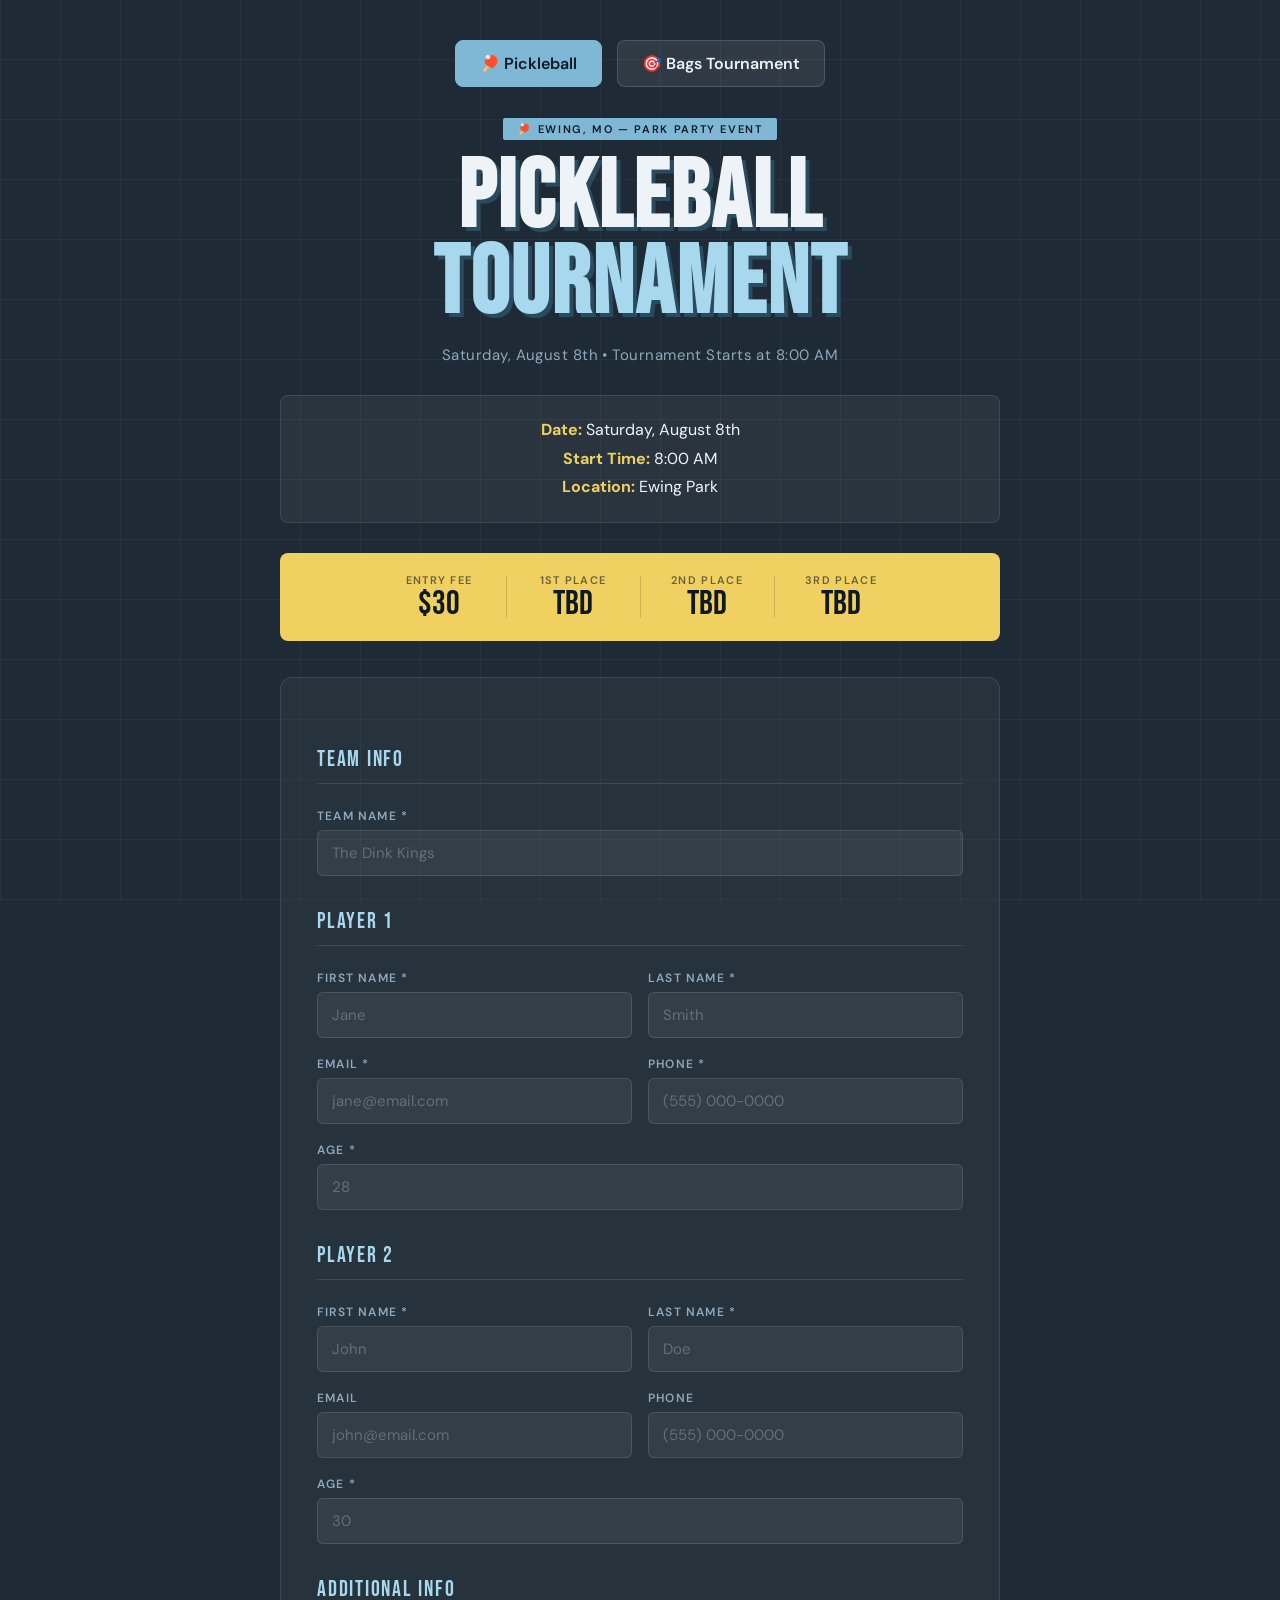
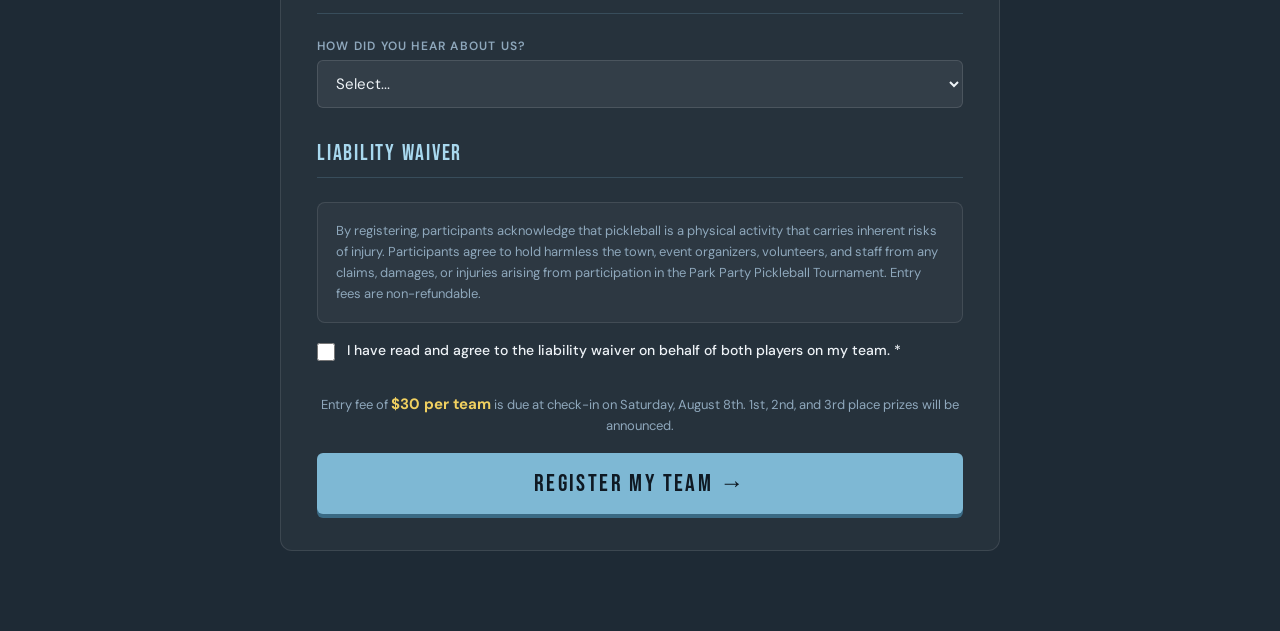
<file: index.html>
<!DOCTYPE html>
<html lang="en">
<head>
  <meta charset="UTF-8" />
  <meta name="viewport" content="width=device-width, initial-scale=1.0" />
  <title>Park Party Pickleball Registration</title>

  <link href="https://fonts.googleapis.com/css2?family=Bebas+Neue&family=DM+Sans:wght@400;500;600&display=swap" rel="stylesheet">
  <link rel="stylesheet" href="style.css" />
</head>

<body>
  <div class="page">

    <div class="event-nav">
      <a href="index.html" class="nav-btn active">🏓 Pickleball</a>
      <a href="bags.html" class="nav-btn">🎯 Bags Tournament</a>
    </div>

    <div class="header">
      <div class="tag">🏓 Ewing, MO — Park Party Event</div>
      <h1>Pickleball<span>Tournament</span></h1>
      <p class="subtitle">Saturday, August 8th • Tournament Starts at 8:00 AM</p>
    </div>

    <div class="schedule-banner">
      <p><strong>Date:</strong> Saturday, August 8th</p>
      <p><strong>Start Time:</strong> 8:00 AM</p>
      <p><strong>Location:</strong> Ewing Park</p>
    </div>

    <div class="prize-banner">
      <div class="prize-item">
        <div class="prize-label">Entry Fee</div>
        <div class="prize-value">$30</div>
      </div>

      <div class="divider"></div>

      <div class="prize-item">
        <div class="prize-label">1st Place</div>
        <div class="prize-value">TBD</div>
      </div>

      <div class="divider"></div>

      <div class="prize-item">
        <div class="prize-label">2nd Place</div>
        <div class="prize-value">TBD</div>
      </div>

      <div class="divider"></div>

      <div class="prize-item">
        <div class="prize-label">3rd Place</div>
        <div class="prize-value">TBD</div>
      </div>
    </div>

    <div class="form-card">
      <form id="regForm" novalidate>
        <input type="hidden" id="eventType" value="Pickleball Tournament">

        <div class="section-title">Team Info</div>

        <div class="field">
          <label for="teamName">Team Name *</label>
          <input type="text" id="teamName" placeholder="The Dink Kings" required>
          <span class="err" id="teamNameErr">Please enter a team name.</span>
        </div>

        <div class="section-title">Player 1</div>

        <div class="field-row">
          <div class="field">
            <label for="p1first">First Name *</label>
            <input type="text" id="p1first" placeholder="Jane" required>
            <span class="err" id="p1firstErr">Required.</span>
          </div>

          <div class="field">
            <label for="p1last">Last Name *</label>
            <input type="text" id="p1last" placeholder="Smith" required>
            <span class="err" id="p1lastErr">Required.</span>
          </div>
        </div>

        <div class="field-row">
          <div class="field">
            <label for="p1email">Email *</label>
            <input type="email" id="p1email" placeholder="jane@email.com" required>
            <span class="err" id="p1emailErr">Enter a valid email.</span>
          </div>

          <div class="field">
            <label for="p1phone">Phone *</label>
            <input type="tel" id="p1phone" placeholder="(555) 000-0000" required>
            <span class="err" id="p1phoneErr">Enter a valid phone number.</span>
          </div>
        </div>

        <div class="field">
          <label for="p1age">Age *</label>
          <input type="number" id="p1age" placeholder="28" min="5" max="110" required>
          <span class="err" id="p1ageErr">Enter a valid age.</span>
        </div>

        <div class="section-title">Player 2</div>

        <div class="field-row">
          <div class="field">
            <label for="p2first">First Name *</label>
            <input type="text" id="p2first" placeholder="John" required>
            <span class="err" id="p2firstErr">Required.</span>
          </div>

          <div class="field">
            <label for="p2last">Last Name *</label>
            <input type="text" id="p2last" placeholder="Doe" required>
            <span class="err" id="p2lastErr">Required.</span>
          </div>
        </div>

        <div class="field-row">
          <div class="field">
            <label for="p2email">Email</label>
            <input type="email" id="p2email" placeholder="john@email.com">
          </div>

          <div class="field">
            <label for="p2phone">Phone</label>
            <input type="tel" id="p2phone" placeholder="(555) 000-0000">
          </div>
        </div>

        <div class="field">
          <label for="p2age">Age *</label>
          <input type="number" id="p2age" placeholder="30" min="5" max="110" required>
          <span class="err" id="p2ageErr">Enter a valid age.</span>
        </div>

        <div class="section-title">Additional Info</div>

        <div class="field">
          <label for="heardFrom">How did you hear about us?</label>
          <select id="heardFrom">
            <option value="" disabled selected>Select...</option>
            <option>Social Media</option>
            <option>Friend / Family</option>
            <option>Town Newsletter</option>
            <option>Flyer / Poster</option>
            <option>Other</option>
          </select>
        </div>

        <div class="section-title">Liability Waiver</div>

        <div class="waiver-box">
          By registering, participants acknowledge that pickleball is a physical activity that carries inherent risks of injury.
          Participants agree to hold harmless the town, event organizers, volunteers, and staff from any claims, damages, or injuries
          arising from participation in the Park Party Pickleball Tournament. Entry fees are non-refundable.
        </div>

        <div class="field">
          <label class="waiver-check">
            <input type="checkbox" id="waiver" required>
            <span>I have read and agree to the liability waiver on behalf of both players on my team. *</span>
          </label>
          <span class="err" id="waiverErr">You must accept the waiver to register.</span>
        </div>

        <div class="submit-area">
          <p class="fee-note">
            Entry fee of <strong>$30 per team</strong> is due at check-in on Saturday, August 8th.
            1st, 2nd, and 3rd place prizes will be announced.
          </p>

          <button type="submit" class="submit-btn">Register My Team →</button>
        </div>
      </form>

      <div class="success" id="successMsg">
        <div class="check">🏓</div>
        <h2>You're In!</h2>
        <p>
          Your team has been registered for the Pickleball Tournament.<br>
          Tournament starts Saturday, August 8th at 8:00 AM.
        </p>
        <div class="reg-id" id="regIdDisplay"></div>
      </div>
    </div>
  </div>

  <script src="script.js"></script>
</body>
</html>
</file>
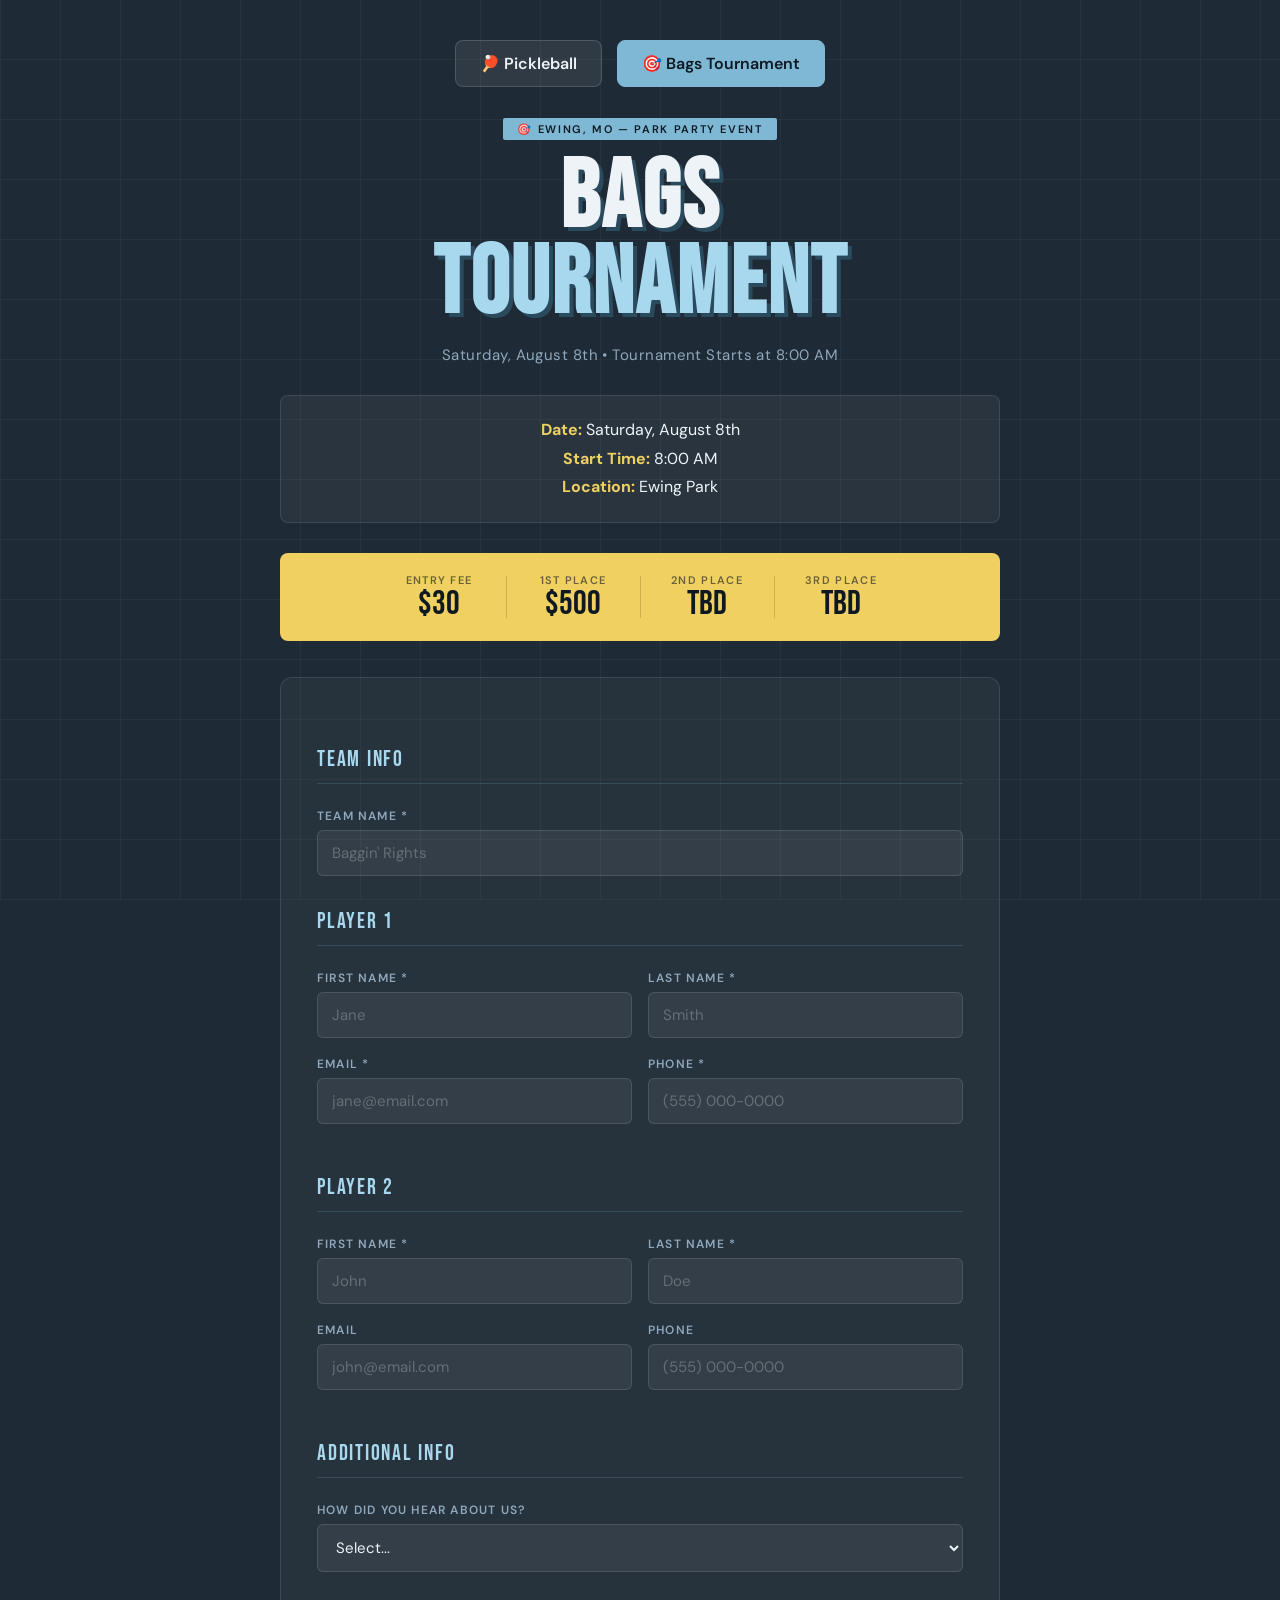
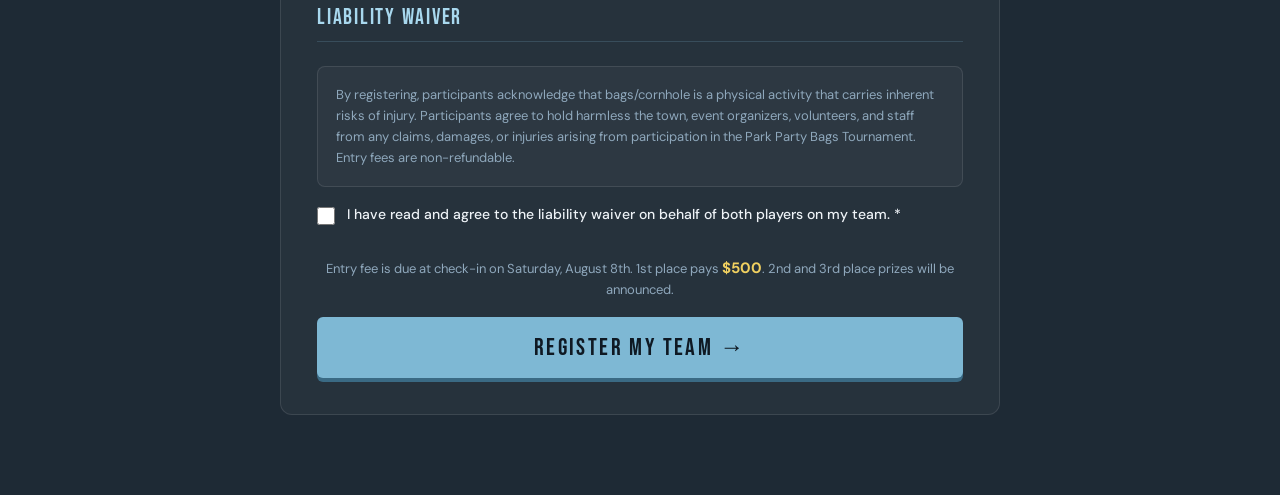
<file: bags.html>
<!DOCTYPE html>
<html lang="en">
<head>
  <meta charset="UTF-8" />
  <meta name="viewport" content="width=device-width, initial-scale=1.0" />
  <title>Park Party Bags Registration</title>

  <link href="https://fonts.googleapis.com/css2?family=Bebas+Neue&family=DM+Sans:wght@400;500;600&display=swap" rel="stylesheet">
  <link rel="stylesheet" href="style.css" />
</head>

<body>
  <div class="page">

    <div class="event-nav">
      <a href="index.html" class="nav-btn">🏓 Pickleball</a>
      <a href="bags.html" class="nav-btn active">🎯 Bags Tournament</a>
    </div>

    <div class="header">
      <div class="tag">🎯 Ewing, MO — Park Party Event</div>
      <h1>Bags<span>Tournament</span></h1>
      <p class="subtitle">Saturday, August 8th • Tournament Starts at 8:00 AM</p>
    </div>

    <div class="schedule-banner">
      <p><strong>Date:</strong> Saturday, August 8th</p>
      <p><strong>Start Time:</strong> 8:00 AM</p>
      <p><strong>Location:</strong> Ewing Park</p>
    </div>

    <div class="prize-banner">
      <div class="prize-item">
        <div class="prize-label">Entry Fee</div>
        <div class="prize-value">$30</div>
      </div>

      <div class="divider"></div>

      <div class="prize-item">
        <div class="prize-label">1st Place</div>
        <div class="prize-value">$500</div>
      </div>

      <div class="divider"></div>

      <div class="prize-item">
        <div class="prize-label">2nd Place</div>
        <div class="prize-value">TBD</div>
      </div>

      <div class="divider"></div>

      <div class="prize-item">
        <div class="prize-label">3rd Place</div>
        <div class="prize-value">TBD</div>
      </div>
    </div>

    <div class="form-card">
      <form id="regForm" novalidate>
        <input type="hidden" id="eventType" value="Bags Tournament">

        <div class="section-title">Team Info</div>

        <div class="field">
          <label for="teamName">Team Name *</label>
          <input type="text" id="teamName" placeholder="Baggin' Rights" required>
          <span class="err" id="teamNameErr">Please enter a team name.</span>
        </div>

        <div class="section-title">Player 1</div>

        <div class="field-row">
          <div class="field">
            <label for="p1first">First Name *</label>
            <input type="text" id="p1first" placeholder="Jane" required>
            <span class="err" id="p1firstErr">Required.</span>
          </div>

          <div class="field">
            <label for="p1last">Last Name *</label>
            <input type="text" id="p1last" placeholder="Smith" required>
            <span class="err" id="p1lastErr">Required.</span>
          </div>
        </div>

        <div class="field-row">
          <div class="field">
            <label for="p1email">Email *</label>
            <input type="email" id="p1email" placeholder="jane@email.com" required>
            <span class="err" id="p1emailErr">Enter a valid email.</span>
          </div>

          <div class="field">
            <label for="p1phone">Phone *</label>
            <input type="tel" id="p1phone" placeholder="(555) 000-0000" required>
            <span class="err" id="p1phoneErr">Enter a valid phone number.</span>
          </div>
        </div>

        <div class="section-title">Player 2</div>

        <div class="field-row">
          <div class="field">
            <label for="p2first">First Name *</label>
            <input type="text" id="p2first" placeholder="John" required>
            <span class="err" id="p2firstErr">Required.</span>
          </div>

          <div class="field">
            <label for="p2last">Last Name *</label>
            <input type="text" id="p2last" placeholder="Doe" required>
            <span class="err" id="p2lastErr">Required.</span>
          </div>
        </div>

        <div class="field-row">
          <div class="field">
            <label for="p2email">Email</label>
            <input type="email" id="p2email" placeholder="john@email.com">
          </div>

          <div class="field">
            <label for="p2phone">Phone</label>
            <input type="tel" id="p2phone" placeholder="(555) 000-0000">
          </div>
        </div>

        <div class="section-title">Additional Info</div>

        <div class="field">
          <label for="heardFrom">How did you hear about us?</label>
          <select id="heardFrom">
            <option value="" disabled selected>Select...</option>
            <option>Social Media</option>
            <option>Friend / Family</option>
            <option>Town Newsletter</option>
            <option>Flyer / Poster</option>
            <option>Other</option>
          </select>
        </div>

        <div class="section-title">Liability Waiver</div>

        <div class="waiver-box">
          By registering, participants acknowledge that bags/cornhole is a physical activity that carries inherent risks of injury.
          Participants agree to hold harmless the town, event organizers, volunteers, and staff from any claims, damages, or injuries
          arising from participation in the Park Party Bags Tournament. Entry fees are non-refundable.
        </div>

        <div class="field">
          <label class="waiver-check">
            <input type="checkbox" id="waiver" required>
            <span>I have read and agree to the liability waiver on behalf of both players on my team. *</span>
          </label>
          <span class="err" id="waiverErr">You must accept the waiver to register.</span>
        </div>

        <div class="submit-area">
          <p class="fee-note">
            Entry fee is due at check-in on Saturday, August 8th.
            1st place pays <strong>$500</strong>. 2nd and 3rd place prizes will be announced.
          </p>

          <button type="submit" class="submit-btn">Register My Team →</button>
        </div>
      </form>

      <div class="success" id="successMsg">
        <div class="check">🎯</div>
        <h2>You're In!</h2>
        <p>
          Your team has been registered for the Bags Tournament.<br>
          Tournament starts Saturday, August 8th at 8:00 AM.
        </p>
        <div class="reg-id" id="regIdDisplay"></div>
      </div>
    </div>
  </div>

  <script src="script.js"></script>
</body>
</html>
</file>
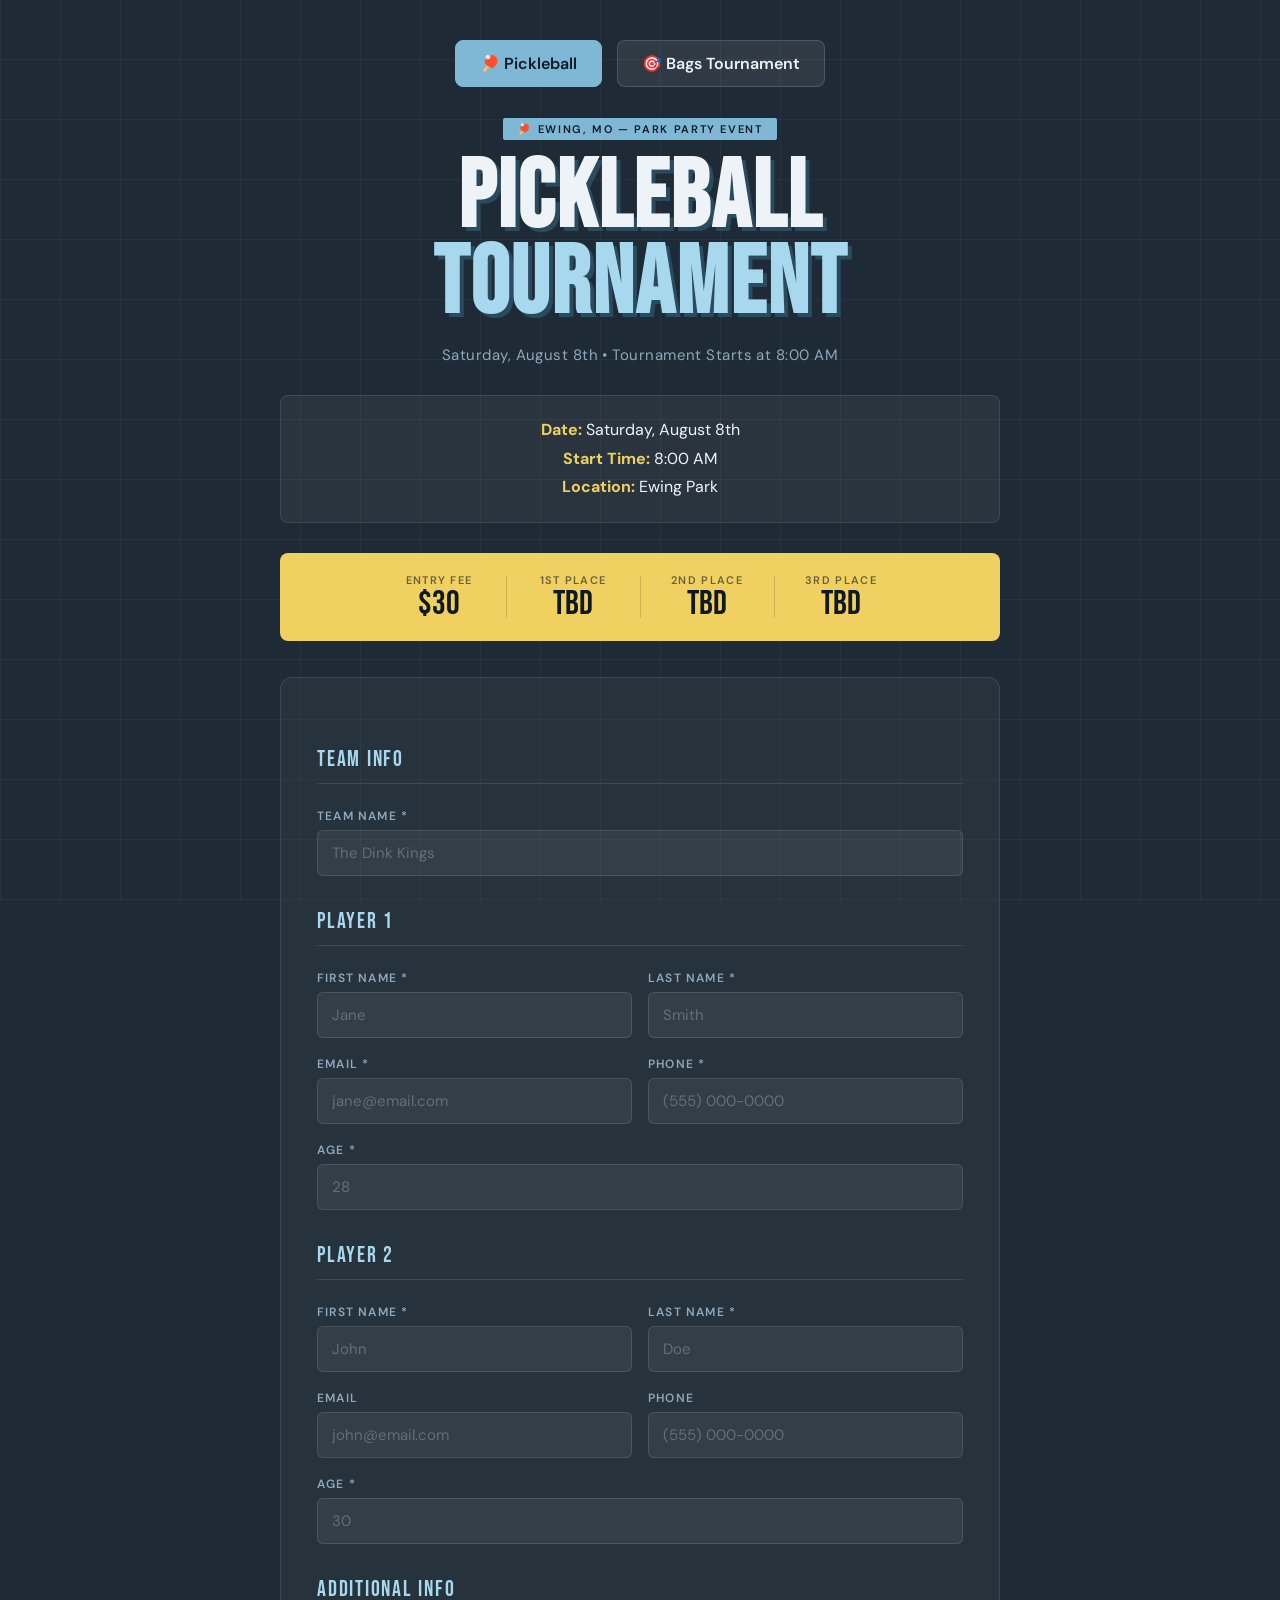
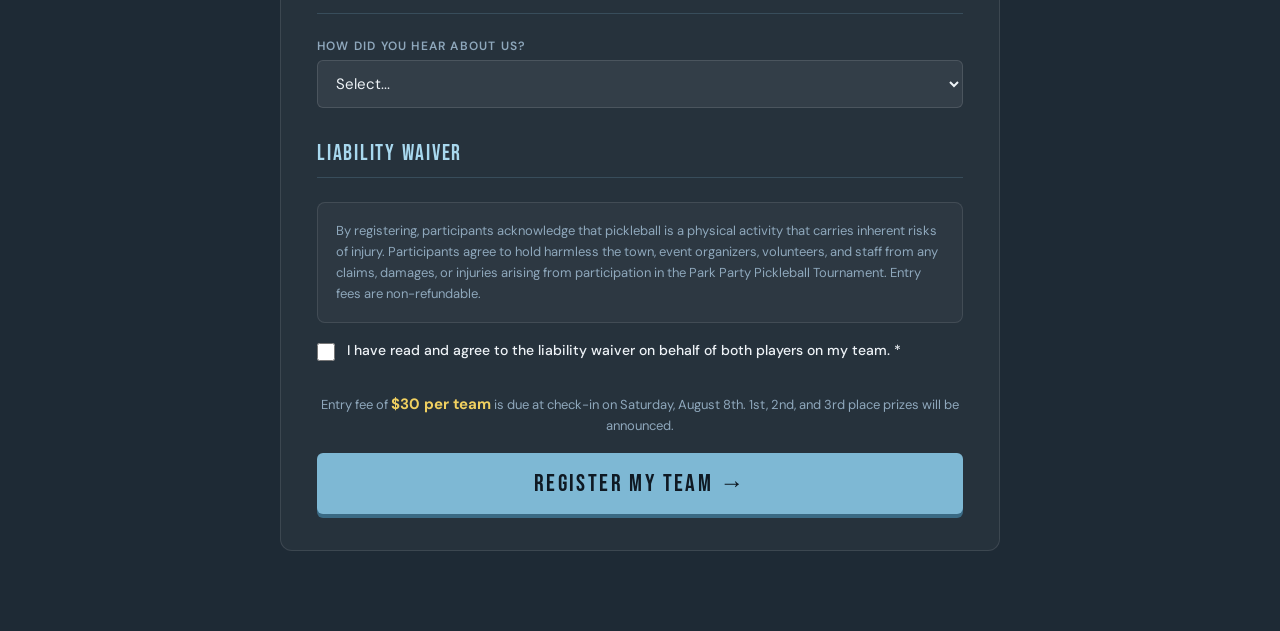
<file: pickleball.html>
<!DOCTYPE html>
<html lang="en">
<head>
  <meta charset="UTF-8" />
  <meta name="viewport" content="width=device-width, initial-scale=1.0" />
  <title>Park Party Pickleball Registration</title>

  <link href="https://fonts.googleapis.com/css2?family=Bebas+Neue&family=DM+Sans:wght@400;500;600&display=swap" rel="stylesheet">
  <link rel="stylesheet" href="style.css" />
</head>

<body>
  <div class="page">

    <div class="event-nav">
      <a href="pickleball.html" class="nav-btn active">🏓 Pickleball</a>
      <a href="bags.html" class="nav-btn">🎯 Bags Tournament</a>
    </div>

    <div class="header">
      <div class="tag">🏓 Ewing, MO — Park Party Event</div>
      <h1>Pickleball<span>Tournament</span></h1>
      <p class="subtitle">Saturday, August 8th • Tournament Starts at 8:00 AM</p>
    </div>

    <div class="schedule-banner">
      <p><strong>Date:</strong> Saturday, August 8th</p>
      <p><strong>Start Time:</strong> 8:00 AM</p>
      <p><strong>Location:</strong> Ewing Park</p>
    </div>

    <div class="prize-banner">
      <div class="prize-item">
        <div class="prize-label">Entry Fee</div>
        <div class="prize-value">$30</div>
      </div>

      <div class="divider"></div>

      <div class="prize-item">
        <div class="prize-label">1st Place</div>
        <div class="prize-value">TBD</div>
      </div>

      <div class="divider"></div>

      <div class="prize-item">
        <div class="prize-label">2nd Place</div>
        <div class="prize-value">TBD</div>
      </div>

      <div class="divider"></div>

      <div class="prize-item">
        <div class="prize-label">3rd Place</div>
        <div class="prize-value">TBD</div>
      </div>
    </div>

    <div class="form-card">
      <form id="regForm" novalidate>
        <input type="hidden" id="eventType" value="Pickleball Tournament">

        <div class="section-title">Team Info</div>

        <div class="field">
          <label for="teamName">Team Name *</label>
          <input type="text" id="teamName" placeholder="The Dink Kings" required>
          <span class="err" id="teamNameErr">Please enter a team name.</span>
        </div>

        <div class="section-title">Player 1</div>

        <div class="field-row">
          <div class="field">
            <label for="p1first">First Name *</label>
            <input type="text" id="p1first" placeholder="Jane" required>
            <span class="err" id="p1firstErr">Required.</span>
          </div>

          <div class="field">
            <label for="p1last">Last Name *</label>
            <input type="text" id="p1last" placeholder="Smith" required>
            <span class="err" id="p1lastErr">Required.</span>
          </div>
        </div>

        <div class="field-row">
          <div class="field">
            <label for="p1email">Email *</label>
            <input type="email" id="p1email" placeholder="jane@email.com" required>
            <span class="err" id="p1emailErr">Enter a valid email.</span>
          </div>

          <div class="field">
            <label for="p1phone">Phone *</label>
            <input type="tel" id="p1phone" placeholder="(555) 000-0000" required>
            <span class="err" id="p1phoneErr">Enter a valid phone number.</span>
          </div>
        </div>

        <div class="field">
          <label for="p1age">Age *</label>
          <input type="number" id="p1age" placeholder="28" min="5" max="110" required>
          <span class="err" id="p1ageErr">Enter a valid age.</span>
        </div>

        <div class="section-title">Player 2</div>

        <div class="field-row">
          <div class="field">
            <label for="p2first">First Name *</label>
            <input type="text" id="p2first" placeholder="John" required>
            <span class="err" id="p2firstErr">Required.</span>
          </div>

          <div class="field">
            <label for="p2last">Last Name *</label>
            <input type="text" id="p2last" placeholder="Doe" required>
            <span class="err" id="p2lastErr">Required.</span>
          </div>
        </div>

        <div class="field-row">
          <div class="field">
            <label for="p2email">Email</label>
            <input type="email" id="p2email" placeholder="john@email.com">
          </div>

          <div class="field">
            <label for="p2phone">Phone</label>
            <input type="tel" id="p2phone" placeholder="(555) 000-0000">
          </div>
        </div>

        <div class="field">
          <label for="p2age">Age *</label>
          <input type="number" id="p2age" placeholder="30" min="5" max="110" required>
          <span class="err" id="p2ageErr">Enter a valid age.</span>
        </div>

        <div class="section-title">Additional Info</div>

        <div class="field">
          <label for="heardFrom">How did you hear about us?</label>
          <select id="heardFrom">
            <option value="" disabled selected>Select...</option>
            <option>Social Media</option>
            <option>Friend / Family</option>
            <option>Town Newsletter</option>
            <option>Flyer / Poster</option>
            <option>Other</option>
          </select>
        </div>

        <div class="section-title">Liability Waiver</div>

        <div class="waiver-box">
          By registering, participants acknowledge that pickleball is a physical activity that carries inherent risks of injury.
          Participants agree to hold harmless the town, event organizers, volunteers, and staff from any claims, damages, or injuries
          arising from participation in the Park Party Pickleball Tournament. Entry fees are non-refundable.
        </div>

        <div class="field">
          <label class="waiver-check">
            <input type="checkbox" id="waiver" required>
            <span>I have read and agree to the liability waiver on behalf of both players on my team. *</span>
          </label>
          <span class="err" id="waiverErr">You must accept the waiver to register.</span>
        </div>

        <div class="submit-area">
          <p class="fee-note">
            Entry fee of <strong>$30 per team</strong> is due at check-in on Saturday, August 8th.
            1st, 2nd, and 3rd place prizes will be announced.
          </p>

          <button type="submit" class="submit-btn">Register My Team →</button>
        </div>
      </form>

      <div class="success" id="successMsg">
        <div class="check">🏓</div>
        <h2>You're In!</h2>
        <p>
          Your team has been registered for the Pickleball Tournament.<br>
          Tournament starts Saturday, August 8th at 8:00 AM.
        </p>
        <div class="reg-id" id="regIdDisplay"></div>
      </div>
    </div>
  </div>

  <script src="script.js"></script>
</body>
</html>
</file>
<file: style.css>
*, *::before, *::after {
  box-sizing: border-box;
  margin: 0;
  padding: 0;
}

:root {
  --accent: #7eb8d4;
  --accent-bright: #a8d8ee;
  --yellow: #f0d060;
  --court: #1e2a35;
  --white: #eef3f7;
  --gray: #8fa8bc;
  --dark: #0f1923;
}

body {
  background-color: var(--court);
  font-family: 'DM Sans', sans-serif;
  color: var(--white);
  min-height: 100vh;
  overflow-x: hidden;
}

body::before {
  content: '';
  position: fixed;
  inset: 0;
  background:
    linear-gradient(90deg, rgba(255,255,255,0.04) 1px, transparent 1px),
    linear-gradient(0deg, rgba(255,255,255,0.04) 1px, transparent 1px);
  background-size: 60px 60px;
  pointer-events: none;
  z-index: 0;
}

.page {
  position: relative;
  z-index: 1;
  max-width: 760px;
  margin: 0 auto;
  padding: 40px 20px 80px;
}

.event-nav {
  display: flex;
  justify-content: center;
  gap: 15px;
  margin-bottom: 30px;
  flex-wrap: wrap;
}

.nav-btn {
  text-decoration: none;
  background: rgba(255,255,255,0.08);
  color: var(--white);
  padding: 12px 24px;
  border-radius: 8px;
  border: 1px solid rgba(255,255,255,0.15);
  font-weight: 600;
  transition: all 0.2s ease;
}

.nav-btn:hover {
  background: var(--accent);
  color: var(--dark);
}

.nav-btn.active {
  background: var(--accent);
  color: var(--dark);
  border-color: var(--accent);
}

.header {
  text-align: center;
  margin-bottom: 30px;
}

.tag {
  display: inline-block;
  background: var(--accent);
  color: var(--dark);
  font-size: 11px;
  font-weight: 600;
  letter-spacing: 0.15em;
  text-transform: uppercase;
  padding: 4px 14px;
  border-radius: 2px;
  margin-bottom: 16px;
}

h1 {
  font-family: 'Bebas Neue', sans-serif;
  font-size: clamp(52px, 12vw, 96px);
  line-height: 0.9;
  letter-spacing: 0.02em;
  color: var(--white);
  text-shadow: 4px 4px 0 #2a4a5e;
}

h1 span {
  color: var(--accent-bright);
  display: block;
}

.subtitle {
  margin-top: 16px;
  font-size: 15px;
  color: var(--gray);
  letter-spacing: 0.03em;
}

.schedule-banner {
  background: rgba(255,255,255,0.05);
  border: 1px solid rgba(255,255,255,0.1);
  border-radius: 8px;
  padding: 20px;
  margin-bottom: 30px;
  text-align: center;
  line-height: 1.8;
  color: var(--white);
}

.schedule-banner strong {
  color: var(--yellow);
}

.prize-banner {
  background: var(--yellow);
  color: var(--dark);
  border-radius: 8px;
  padding: 20px 24px;
  display: flex;
  align-items: center;
  justify-content: center;
  margin-bottom: 36px;
  gap: 14px;
  flex-wrap: wrap;
}

.prize-item {
  text-align: center;
  min-width: 105px;
}

.prize-label {
  font-size: 11px;
  font-weight: 600;
  letter-spacing: 0.12em;
  text-transform: uppercase;
  opacity: 0.6;
}

.prize-value {
  font-family: 'Bebas Neue', sans-serif;
  font-size: 34px;
  line-height: 1;
  color: var(--dark);
}

.divider {
  width: 1px;
  height: 42px;
  background: rgba(0,0,0,0.15);
}

.form-card {
  background: rgba(255,255,255,0.04);
  border: 1px solid rgba(255,255,255,0.1);
  border-radius: 12px;
  padding: 36px;
}

.section-title {
  font-family: 'Bebas Neue', sans-serif;
  font-size: 22px;
  letter-spacing: 0.08em;
  color: var(--accent-bright);
  border-bottom: 1px solid rgba(126,184,212,0.2);
  padding-bottom: 10px;
  margin-bottom: 24px;
  margin-top: 32px;
}

.section-title:first-child {
  margin-top: 0;
}

.field-row {
  display: grid;
  grid-template-columns: 1fr 1fr;
  gap: 16px;
}

.field {
  display: flex;
  flex-direction: column;
  gap: 6px;
  margin-bottom: 18px;
}

label {
  font-size: 12px;
  font-weight: 600;
  letter-spacing: 0.1em;
  text-transform: uppercase;
  color: var(--gray);
}

input,
select {
  background: rgba(255,255,255,0.06);
  border: 1.5px solid rgba(255,255,255,0.12);
  border-radius: 6px;
  color: var(--white);
  font-family: 'DM Sans', sans-serif;
  font-size: 15px;
  padding: 12px 14px;
  transition: border-color 0.2s, background 0.2s;
  outline: none;
  width: 100%;
}

input::placeholder {
  color: rgba(255,255,255,0.25);
}

input:focus,
select:focus {
  border-color: var(--accent);
  background: rgba(126,184,212,0.08);
}

select {
  cursor: pointer;
}

select option {
  background: var(--court);
  color: var(--white);
}

.waiver-box {
  background: rgba(255,255,255,0.03);
  border: 1px solid rgba(255,255,255,0.1);
  border-radius: 8px;
  padding: 18px;
  margin-bottom: 18px;
  font-size: 13px;
  color: var(--gray);
  line-height: 1.6;
  max-height: 140px;
  overflow-y: auto;
}

.waiver-check {
  display: flex;
  align-items: flex-start;
  gap: 12px;
  cursor: pointer;
  font-size: 14px;
  color: var(--white);
  font-weight: 500;
  letter-spacing: normal;
  text-transform: none;
}

.waiver-check input[type="checkbox"] {
  width: 18px;
  height: 18px;
  min-width: 18px;
  accent-color: var(--accent-bright);
  cursor: pointer;
  margin-top: 2px;
}

.submit-area {
  margin-top: 32px;
  text-align: center;
}

.fee-note {
  font-size: 13px;
  color: var(--gray);
  margin-bottom: 18px;
  line-height: 1.5;
}

.fee-note strong {
  color: var(--yellow);
  font-size: 15px;
}

.submit-btn {
  display: inline-block;
  background: var(--accent);
  color: var(--dark);
  font-family: 'Bebas Neue', sans-serif;
  font-size: 24px;
  letter-spacing: 0.1em;
  padding: 16px 56px;
  border: none;
  border-radius: 6px;
  cursor: pointer;
  transition: transform 0.15s, box-shadow 0.15s, background 0.15s;
  box-shadow: 0 4px 0 #3a6a84;
  width: 100%;
}

.submit-btn:hover {
  background: var(--accent-bright);
  transform: translateY(-2px);
  box-shadow: 0 6px 0 #3a6a84;
}

.submit-btn:active {
  transform: translateY(2px);
  box-shadow: 0 2px 0 #3a6a84;
}

.success {
  display: none;
  text-align: center;
  padding: 60px 20px;
}

.success .check {
  font-size: 64px;
  margin-bottom: 20px;
}

.success h2 {
  font-family: 'Bebas Neue', sans-serif;
  font-size: 48px;
  color: var(--accent-bright);
  margin-bottom: 12px;
}

.success p {
  color: var(--gray);
  line-height: 1.6;
}

.reg-id {
  display: inline-block;
  margin-top: 24px;
  background: rgba(126,184,212,0.1);
  border: 1px solid var(--accent);
  border-radius: 6px;
  padding: 10px 24px;
  font-family: 'Bebas Neue', sans-serif;
  font-size: 20px;
  letter-spacing: 0.1em;
  color: var(--accent-bright);
}

.err {
  color: #ff8080;
  font-size: 12px;
  margin-top: 4px;
  display: none;
}

@media (max-width: 620px) {
  .form-card {
    padding: 24px 18px;
  }

  .field-row {
    grid-template-columns: 1fr;
  }

  .divider {
    display: none;
  }

  .prize-banner {
    display: grid;
    grid-template-columns: 1fr 1fr;
  }

  .nav-btn {
    width: 100%;
    text-align: center;
  }
}
</file>
